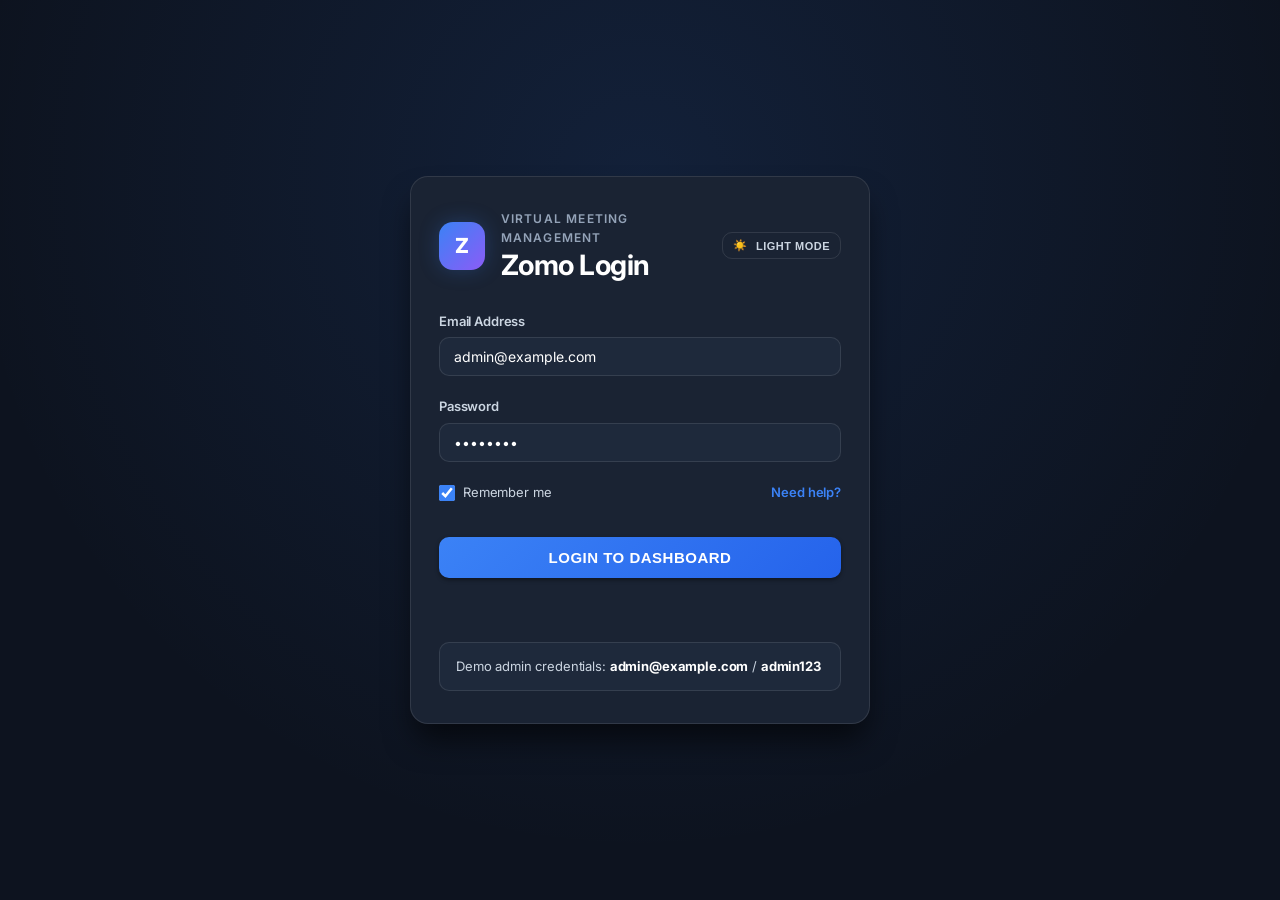
<file: static/login.html>
<!DOCTYPE html>
<html lang="en">
<head>
    <meta charset="UTF-8">
    <meta name="viewport" content="width=device-width, initial-scale=1.0">
    <title>Zomo - Login</title>
    <link rel="stylesheet" href="/static/css/theme.css">
    <link rel="stylesheet" href="/static/css/dashboard.css">
    <link rel="stylesheet" href="/static/css/components.css">
</head>
<body class="auth-page">
    <div class="auth-shell">
        <div class="auth-card">
            <header class="auth-header" style="display: flex; justify-content: space-between; align-items: center;">
                <div class="brand-block">
                    <div class="brand-mark">Z</div>
                    <div>
                        <div class="eyebrow">Virtual Meeting Management</div>
                        <h1 class="auth-title">Zomo Login</h1>
                    </div>
                </div>
                <button class="btn btn-ghost btn-sm" id="themeToggleBtn" data-action="toggle-theme" onclick="toggleTheme()" style="padding: 6px 10px; font-size: 11px;">
                    ☀️ <span class="theme-text">Light</span>
                </button>
            </header>

            <form id="loginForm" class="auth-form" novalidate>
                <div class="form-group">
                    <label for="email">Email Address</label>
                    <input id="email" name="email" type="email" placeholder="admin@example.com" value="admin@example.com" required>
                </div>

                <div class="form-group">
                    <label for="password">Password</label>
                    <input id="password" name="password" type="password" placeholder="Enter password" value="admin123" required>
                </div>

                <div class="form-row">
                    <label class="remember">
                        <input type="checkbox" id="rememberMe" checked>
                        Remember me
                    </label>
                    <a class="link" href="#">Need help?</a>
                </div>

                <div class="form-actions auth-actions">
                    <button class="btn btn-primary" type="submit">Login to Dashboard</button>
                </div>

                <div id="loginError" class="auth-error" aria-live="polite"></div>
            </form>

            <div class="auth-demo-box">
                Demo admin credentials: <strong>admin@example.com</strong> / <strong>admin123</strong>
            </div>
        </div>
    </div>

    <script src="/static/utils/helpers.js"></script>
    <script src="/static/js/login.js"></script>
</body>
</html>
</file>
<file: static/css/theme.css>
/* ═══════════════════════════════════════════════════════════════ */
/* ZOMO — DESIGN SYSTEM & THEME TOKENS */
/* ═══════════════════════════════════════════════════════════════ */

@import url('https://fonts.googleapis.com/css2?family=Inter:wght@400;500;600;700;800&family=JetBrains+Mono:wght@400;500;600;700&display=swap');

:root {
    /* ─────── BRAND & ACCENTS ─────── */
    --primary: #3b82f6;
    --primary-hover: #2563eb;
    --primary-active: #1d4ed8;
    --primary-subtle: rgba(59, 130, 246, 0.15);
    
    --secondary: #64748b;
    --accent-purple: #8b5cf6;
    
    /* ─────── STATUS PALETTE ─────── */
    --success: #10b981;
    --success-subtle: rgba(16, 185, 129, 0.15);
    
    --warning: #f59e0b;
    --warning-subtle: rgba(245, 158, 11, 0.15);
    
    --danger: #ef4444;
    --danger-subtle: rgba(239, 68, 68, 0.15);
    
    --info: #06b6d4;
    --info-subtle: rgba(6, 182, 212, 0.15);

    /* ─────── DARK THEME (Default) ─────── */
    --bg-app: #0d131f;
    --bg-primary: #111827;
    --bg-secondary: #1e293b;
    --bg-tertiary: #2e3d54;
    --bg-elevated: #1a2333;
    --bg-glass: rgba(17, 24, 39, 0.85);

    --text-primary: #ffffff;
    --text-secondary: #cbd5e1;
    --text-muted: #94a3b8;
    --text-subtle: #64748b;

    --border-default: rgba(255, 255, 255, 0.1);
    --border-subtle: rgba(255, 255, 255, 0.06);
    --border-strong: rgba(255, 255, 255, 0.18);
    --ring-focus: rgba(59, 130, 246, 0.4);

    --shadow-xs: 0 1px 2px 0 rgba(0, 0, 0, 0.3);
    --shadow-sm: 0 2px 4px 0 rgba(0, 0, 0, 0.4);
    --shadow-md: 0 4px 8px -1px rgba(0, 0, 0, 0.4);
    --shadow-lg: 0 10px 20px -3px rgba(0, 0, 0, 0.5);
    --shadow-xl: 0 20px 30px -5px rgba(0, 0, 0, 0.6);
    --shadow-glow: 0 0 20px rgba(59, 130, 246, 0.25);

    /* ─────── SPACING & LAYOUT ─────── */
    --space-xs: 4px;
    --space-sm: 8px;
    --space-md: 12px;
    --space-lg: 16px;
    --space-xl: 24px;
    --space-2xl: 32px;

    /* ─────── BORDER RADIUS ─────── */
    --radius-sm: 6px;
    --radius-md: 10px;
    --radius-lg: 14px;
    --radius-xl: 18px;
    --radius-full: 9999px;

    /* ─────── READABLE TYPOGRAPHY ─────── */
    --font-family: 'Inter', -apple-system, BlinkMacSystemFont, 'Segoe UI', Roboto, Helvetica, Arial, sans-serif;
    --font-mono: 'JetBrains Mono', 'Fira Code', 'Cascadia Code', monospace;
    --font-size-xs: 0.75rem;     /* 12px */
    --font-size-sm: 0.875rem;    /* 14px */
    --font-size-md: 0.9375rem;   /* 15px */
    --font-size-lg: 1.125rem;    /* 18px */
    --font-size-xl: 1.25rem;     /* 20px */
    --font-size-2xl: 1.5rem;     /* 24px */
    --font-size-3xl: 1.875rem;   /* 30px */

    /* ─────── TRANSITIONS ─────── */
    --transition-fast: 150ms cubic-bezier(0.4, 0, 0.2, 1);
    --transition-normal: 250ms cubic-bezier(0.4, 0, 0.2, 1);
    --transition-slow: 350ms cubic-bezier(0.4, 0, 0.2, 1);
}

/* ═══════════════════════════════════════════════════════════════ */
/* LIGHT THEME TOKENS */
/* ═══════════════════════════════════════════════════════════════ */

[data-theme="light"] {
    --primary: #2563eb;
    --primary-hover: #1d4ed8;
    --primary-active: #1e40af;
    --primary-subtle: rgba(37, 99, 235, 0.1);

    --bg-app: #f1f5f9;
    --bg-primary: #ffffff;
    --bg-secondary: #f8fafc;
    --bg-tertiary: #e2e8f0;
    --bg-elevated: #ffffff;
    --bg-glass: rgba(255, 255, 255, 0.9);

    --text-primary: #0f172a;
    --text-secondary: #334155;
    --text-muted: #64748b;
    --text-subtle: #94a3b8;

    --border-default: #e2e8f0;
    --border-subtle: #f1f5f9;
    --border-strong: #cbd5e1;
    --ring-focus: rgba(37, 99, 235, 0.25);

    --shadow-xs: 0 1px 2px 0 rgba(0, 0, 0, 0.05);
    --shadow-sm: 0 1px 3px 0 rgba(0, 0, 0, 0.08), 0 1px 2px -1px rgba(0, 0, 0, 0.08);
    --shadow-md: 0 4px 6px -1px rgba(0, 0, 0, 0.08), 0 2px 4px -2px rgba(0, 0, 0, 0.05);
    --shadow-lg: 0 10px 15px -3px rgba(0, 0, 0, 0.08), 0 4px 6px -4px rgba(0, 0, 0, 0.03);
    --shadow-xl: 0 20px 25px -5px rgba(0, 0, 0, 0.1), 0 8px 10px -6px rgba(0, 0, 0, 0.04);
    --shadow-glow: 0 0 15px rgba(37, 99, 235, 0.2);
}

/* ═══════════════════════════════════════════════════════════════ */
/* GLOBAL BASE STYLES */
/* ═══════════════════════════════════════════════════════════════ */

*, *::before, *::after {
    margin: 0;
    padding: 0;
    box-sizing: border-box;
}

html {
    scroll-behavior: smooth;
    font-size: 16px;
}

body {
    font-family: var(--font-family);
    background-color: var(--bg-app);
    color: var(--text-primary);
    font-size: var(--font-size-sm);
    line-height: 1.6;
    letter-spacing: -0.01em;
    -webkit-font-smoothing: antialiased;
    -moz-osx-font-smoothing: grayscale;
    transition: background-color var(--transition-normal), color var(--transition-normal);
}

/* Standardized Scrollbar */
::-webkit-scrollbar {
    width: 6px;
    height: 6px;
}

::-webkit-scrollbar-track {
    background: var(--bg-app);
}

::-webkit-scrollbar-thumb {
    background: var(--border-strong);
    border-radius: var(--radius-full);
}

::-webkit-scrollbar-thumb:hover {
    background: var(--text-muted);
}

/* Text Selection */
::selection {
    background-color: var(--primary);
    color: #ffffff;
}

/* Accessibility Focus Ring */
:focus-visible {
    outline: 2px solid var(--primary);
    outline-offset: 2px;
}

button:focus-visible,
input:focus-visible,
select:focus-visible,
textarea:focus-visible {
    outline: none;
    box-shadow: 0 0 0 3px var(--ring-focus);
    border-color: var(--primary);
}
</file>
<file: static/css/dashboard.css>
/* ═══════════════════════════════════════════════════════════════ */
/* ZOMO — PROFESSIONAL CLEAN DASHBOARD STYLES */
/* ═══════════════════════════════════════════════════════════════ */

/* App Container */
.app-container {
    display: flex;
    flex-direction: column;
    height: 100vh;
    background-color: var(--bg-app);
}

/* Login Page */
.auth-page {
    min-height: 100vh;
    display: flex;
    align-items: center;
    justify-content: center;
    background: radial-gradient(circle at 50% 20%, rgba(59, 130, 246, 0.12), transparent 70%), var(--bg-app);
    padding: 24px;
}

.auth-shell {
    width: min(100%, 460px);
}

.auth-card {
    background-color: var(--bg-elevated);
    border: 1px solid var(--border-default);
    border-radius: var(--radius-xl);
    box-shadow: var(--shadow-xl);
    padding: 32px 28px;
}

.auth-header {
    margin-bottom: 28px;
}

.brand-block {
    display: flex;
    align-items: center;
    gap: 16px;
}

.brand-mark {
    width: 48px;
    height: 48px;
    border-radius: 14px;
    background: linear-gradient(135deg, var(--primary), var(--accent-purple));
    color: #fff;
    display: flex;
    align-items: center;
    justify-content: center;
    font-weight: 800;
    font-size: 1.3rem;
    box-shadow: var(--shadow-glow);
}

.eyebrow {
    font-size: 12px;
    letter-spacing: 0.1em;
    text-transform: uppercase;
    color: var(--text-muted);
    font-weight: 600;
    margin-bottom: 2px;
}

.auth-title {
    font-size: 1.75rem;
    font-weight: 700;
    line-height: 1.2;
    margin: 0;
    color: var(--text-primary);
    letter-spacing: -0.5px;
}

.auth-form {
    display: flex;
    flex-direction: column;
    gap: 20px;
}

.form-row {
    display: flex;
    align-items: center;
    justify-content: space-between;
    gap: 12px;
    font-size: var(--font-size-sm);
    color: var(--text-secondary);
}

.remember {
    display: inline-flex;
    align-items: center;
    gap: 8px;
    cursor: pointer;
    font-size: 13px;
    color: var(--text-secondary);
}

.remember input {
    width: 16px;
    height: 16px;
    accent-color: var(--primary);
}

.link {
    color: var(--primary);
    text-decoration: none;
    font-weight: 600;
    font-size: 13px;
}

.link:hover {
    text-decoration: underline;
}

.auth-actions {
    margin-top: 4px;
}

.auth-actions .btn {
    width: 100%;
    padding: 12px;
    font-size: 15px;
    font-weight: 700;
}

.auth-error {
    min-height: 20px;
    color: var(--danger);
    font-size: 13px;
    font-weight: 600;
}

.auth-demo-box {
    margin-top: 24px;
    padding: 14px 16px;
    border-radius: var(--radius-md);
    border: 1px solid var(--border-default);
    background: var(--bg-secondary);
    color: var(--text-secondary);
    font-size: 13px;
    line-height: 1.5;
}

.auth-demo-box strong {
    color: var(--text-primary);
}

/* Navbar */
.navbar {
    background-color: var(--bg-primary);
    border-bottom: 1px solid var(--border-default);
    padding: 16px 32px;
    box-shadow: var(--shadow-sm);
    flex-shrink: 0;
}

.navbar-content {
    display: flex;
    justify-content: space-between;
    align-items: center;
    max-width: 100%;
}

.navbar-title {
    font-size: 22px;
    font-weight: 700;
    color: var(--text-primary);
    letter-spacing: -0.5px;
    margin: 0;
}

.btn-settings {
    display: flex;
    align-items: center;
    gap: 8px;
    padding: 9px 16px;
    background-color: var(--bg-secondary);
    border: 1px solid var(--border-default);
    border-radius: var(--radius-md);
    color: var(--text-secondary);
    font-size: 13px;
    font-weight: 600;
    cursor: pointer;
    transition: all var(--transition-fast);
}

.btn-settings:hover {
    background-color: var(--bg-tertiary);
    border-color: var(--border-strong);
    color: var(--text-primary);
}

.btn-settings .icon {
    width: 16px;
    height: 16px;
}

/* Main Content */
.main-content {
    display: grid;
    grid-template-columns: 1.15fr 1.25fr 1fr;
    gap: 24px;
    padding: 28px 32px;
    overflow-y: auto;
    background-color: var(--bg-app);
}

.column {
    display: flex;
    flex-direction: column;
}

/* Card */
.card {
    background-color: var(--bg-elevated);
    border: 1px solid var(--border-default);
    border-radius: var(--radius-lg);
    padding: 24px;
    box-shadow: var(--shadow-sm);
    transition: all var(--transition-fast);
}

.card:hover {
    box-shadow: var(--shadow-md);
    border-color: var(--border-strong);
}

.card-header {
    display: flex;
    justify-content: space-between;
    align-items: center;
    margin-bottom: 20px;
    padding-bottom: 16px;
    border-bottom: 1px solid var(--border-subtle);
    gap: 16px;
}

.card-title {
    font-size: 17px;
    font-weight: 700;
    color: var(--text-primary);
    letter-spacing: -0.3px;
    margin: 0;
}

/* Tables */
.table-wrapper {
    overflow-x: auto;
    flex: 1;
}

.data-table {
    width: 100%;
    border-collapse: collapse;
    font-size: 13px;
}

.data-table thead {
    background-color: var(--bg-secondary);
    border-bottom: 1px solid var(--border-default);
}

.data-table th {
    padding: 12px 14px;
    text-align: left;
    font-weight: 700;
    color: var(--text-secondary);
    text-transform: uppercase;
    font-size: 11px;
    letter-spacing: 0.6px;
}

.data-table td {
    padding: 14px 14px;
    border-bottom: 1px solid var(--border-subtle);
    color: var(--text-primary);
    font-size: 13px;
}

.data-table tbody tr:hover {
    background-color: rgba(255, 255, 255, 0.03);
}

.data-table tbody tr:last-child td {
    border-bottom: none;
}

/* Forms */
.config-form {
    display: flex;
    flex-direction: column;
    gap: 16px;
}

.form-group {
    display: flex;
    flex-direction: column;
    gap: 6px;
}

.form-group label {
    font-weight: 600;
    color: var(--text-secondary);
    font-size: 13px;
}

.form-group input,
.form-group select {
    padding: 10px 14px;
    background-color: var(--bg-secondary);
    border: 1px solid var(--border-default);
    border-radius: var(--radius-md);
    color: var(--text-primary);
    font-size: 14px;
    font-family: inherit;
    transition: all var(--transition-fast);
}

.form-group input::placeholder {
    color: var(--text-subtle);
}

.form-group input:focus,
.form-group select:focus {
    border-color: var(--primary);
    outline: none;
    box-shadow: 0 0 0 3px var(--ring-focus);
}

.form-group select {
    cursor: pointer;
}

.form-actions {
    display: flex;
    gap: 12px;
    margin-top: 14px;
}

.form-actions button {
    flex: 1;
}

/* Buttons */
.btn {
    padding: 10px 18px;
    border: none;
    border-radius: var(--radius-md);
    font-weight: 700;
    font-size: 13px;
    cursor: pointer;
    transition: all var(--transition-fast);
    text-transform: uppercase;
    letter-spacing: 0.5px;
    display: inline-flex;
    align-items: center;
    justify-content: center;
    gap: 8px;
    white-space: nowrap;
    outline: none;
}

.btn:disabled {
    opacity: 0.5;
    cursor: not-allowed;
}

.btn-primary {
    background: linear-gradient(135deg, var(--primary), var(--primary-hover));
    color: #ffffff;
    box-shadow: var(--shadow-sm);
}

.btn-primary:hover:not(:disabled) {
    box-shadow: var(--shadow-glow);
    filter: brightness(1.1);
}

.btn-danger {
    background-color: var(--danger);
    color: #ffffff;
}

.btn-danger:hover:not(:disabled) {
    background-color: #dc2626;
    filter: brightness(1.1);
}

.btn-success {
    background-color: var(--success);
    color: #ffffff;
}

.btn-success:hover:not(:disabled) {
    background-color: #059669;
}

.btn-ghost {
    background-color: transparent;
    color: var(--text-secondary);
    border: 1px solid var(--border-default);
}

.btn-ghost:hover:not(:disabled) {
    background-color: var(--bg-secondary);
    border-color: var(--border-strong);
    color: var(--text-primary);
}

/* Chart */
.chart-container {
    position: relative;
    width: 100%;
    height: 300px;
    margin-bottom: 16px;
}

.chart-legend {
    display: grid;
    grid-template-columns: repeat(2, 1fr);
    gap: 12px;
    padding-top: 16px;
    border-top: 1px solid var(--border-subtle);
}

.legend-item {
    display: flex;
    align-items: center;
    gap: 8px;
    font-size: 13px;
    font-weight: 500;
    color: var(--text-secondary);
}

.legend-dot {
    width: 10px;
    height: 10px;
    border-radius: 3px;
    flex-shrink: 0;
}

/* Modal */
.modal {
    display: none;
    position: fixed;
    z-index: 1000;
    left: 0;
    top: 0;
    width: 100%;
    height: 100%;
    background-color: rgba(0, 0, 0, 0.65);
    backdrop-filter: blur(4px);
}

.modal.active {
    display: flex;
    align-items: center;
    justify-content: center;
}

.modal-content {
    background-color: var(--bg-elevated);
    border: 1px solid var(--border-strong);
    border-radius: var(--radius-lg);
    width: 90%;
    max-width: 520px;
    box-shadow: var(--shadow-xl);
    animation: slideIn 250ms ease-out;
}

@keyframes slideIn {
    from {
        transform: translateY(-20px);
        opacity: 0;
    }
    to {
        transform: translateY(0);
        opacity: 1;
    }
}

.modal-header {
    display: flex;
    justify-content: space-between;
    align-items: center;
    padding: 20px 24px;
    border-bottom: 1px solid var(--border-default);
}

.modal-header h3 {
    font-size: 17px;
    font-weight: 700;
    color: var(--text-primary);
    margin: 0;
}

.modal-close {
    background: none;
    border: none;
    color: var(--text-muted);
    font-size: 24px;
    cursor: pointer;
    padding: 0;
    width: 32px;
    height: 32px;
    display: flex;
    align-items: center;
    justify-content: center;
    transition: color var(--transition-fast);
    border-radius: var(--radius-sm);
}

.modal-close:hover {
    color: var(--text-primary);
    background-color: var(--bg-secondary);
}

.modal-body {
    padding: 24px;
}

/* Responsive */
@media (max-width: 1200px) {
    .main-content {
        grid-template-columns: 1fr;
    }
}

@media (max-width: 768px) {
    .navbar {
        padding: 16px 20px;
    }

    .navbar-content {
        flex-direction: column;
        gap: 16px;
        text-align: center;
    }

    .main-content {
        padding: 16px;
        gap: 16px;
    }

    .card {
        padding: 18px;
    }
}
</file>
<file: static/css/components.css>
/* Component styles */
</file>
